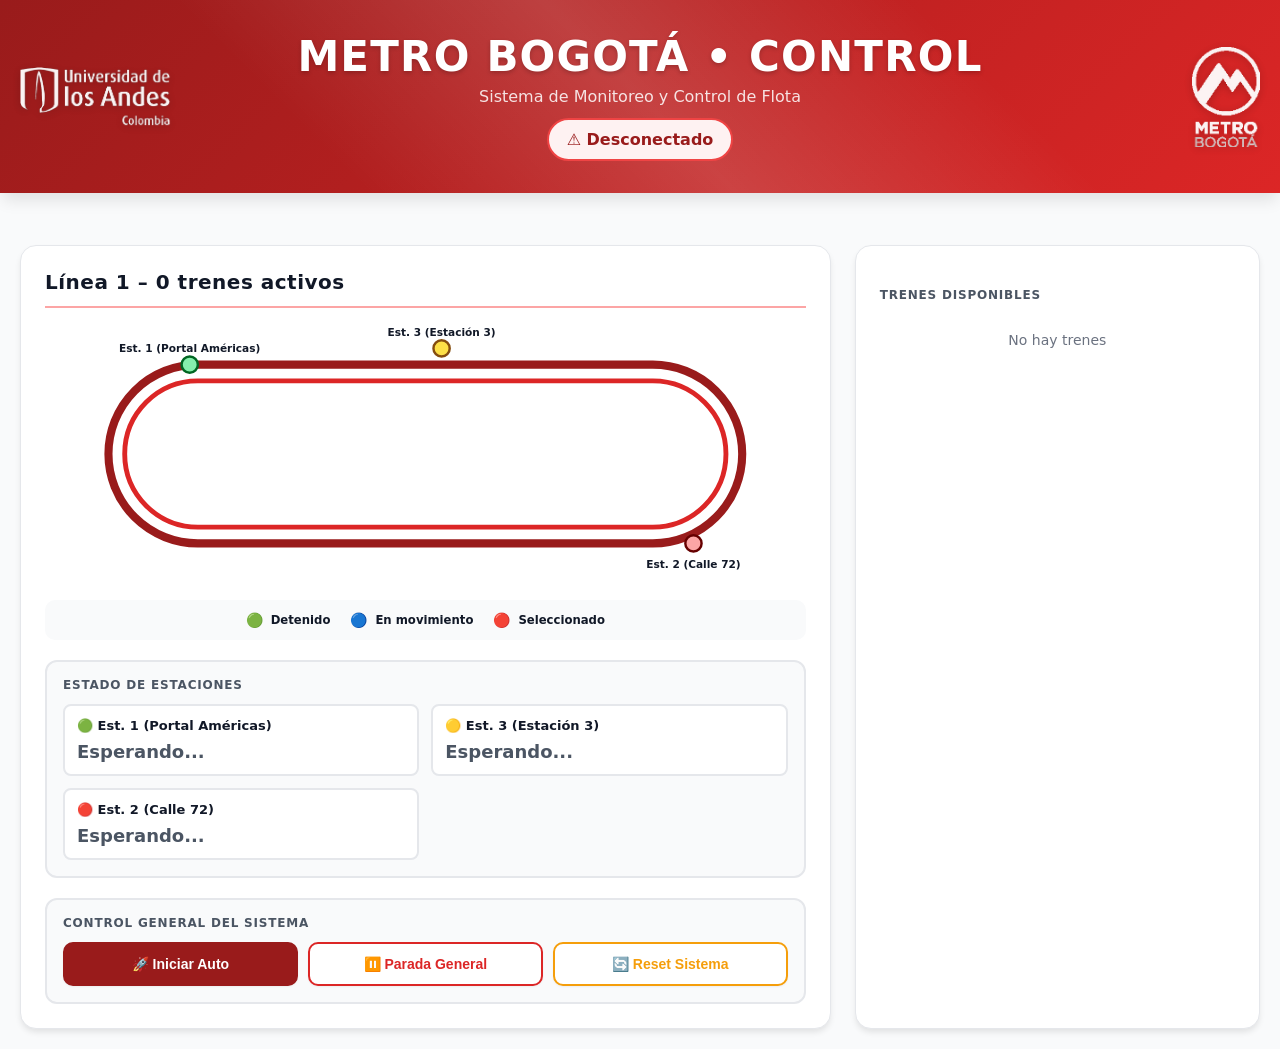
<file: frontend/index.html>
<!DOCTYPE html>
<html lang="es">
<head>
<meta charset="UTF-8" />
<meta name="viewport" content="width=device-width, initial-scale=1.0"/>
<title>Metro Bogotá – Control de Trenes</title>
<style>
  :root{
    --red-dark:#991b1b;      /* rojo principal */
    --red-medium:#dc2626;    /* rojo medio */
    --red-light:#fca5a5;     /* rojo claro */
    --bg-white:#ffffff;      /* fondo blanco */
    --bg-light:#f9fafb;      /* gris muy claro */
    --card-white:#ffffff;    /* tarjetas blancas */
    --stroke-light:#e5e7eb;  /* bordes suaves */
    --stroke-dark:#d1d5db;   /* bordes más oscuros */
    --text-dark:#111827;     /* texto oscuro */
    --text-medium:#4b5563;   /* texto medio */
    --text-light:#6b7280;    /* texto claro */
    --accent:#991b1b;        /* acento rojo */
    --warn:#f59e0b;
    --danger:#dc2626;
    --ok:#22c55e;
    --shadow-sm:0 1px 2px 0 rgba(0,0,0,0.05);
    --shadow-md:0 4px 6px -1px rgba(0,0,0,0.1);
    --shadow-lg:0 10px 15px -3px rgba(0,0,0,0.1);
  }
  *{margin:0;padding:0;box-sizing:border-box}
  html,body{height:100%}
  body{
    font-family: system-ui,-apple-system,Segoe UI,Roboto,Ubuntu,Inter,Arial,sans-serif;
    background: var(--bg-light);
    color: var(--text-dark);
    min-height:100vh;
    padding:0;
    transition: background-color 0.3s ease;
  }
  /* Header rojo */
  header{
    background: linear-gradient(135deg, var(--red-dark) 0%, var(--red-medium) 100%);
    padding: 32px 20px;
    margin-bottom: 32px;
    box-shadow: var(--shadow-lg);
    position: relative;
    overflow: hidden;
    animation: slideDown 0.6s ease-out;
    text-align: center;
  }
  header::before{
    content: '';
    position: absolute;
    top: 0; left: 0; right: 0; bottom: 0;
    background: linear-gradient(45deg, transparent 25%, rgba(255,255,255,0.15) 50%, transparent 75%);
    animation: shimmer 3s infinite;
  }
  @keyframes slideDown{
    from{ transform: translateY(-100%); opacity: 0; }
    to{ transform: translateY(0); opacity: 1; }
  }
  @keyframes shimmer{
    0%{ transform: translateX(-100%); }
    100%{ transform: translateX(100%); }
  }
  
  .container{max-width:1400px;margin:0 auto; padding:20px;}
  h1{
    font-size:clamp(24px,3.4vw,42px);
    letter-spacing:1.2px; font-weight:800; color:#fff;
    text-transform:uppercase;
    position: relative;
    z-index: 1;
    text-shadow: 0 2px 4px rgba(0,0,0,0.2);
    margin: 0 auto;
  }
  header .subtitle{
    margin-top:6px; 
    opacity:.9; 
    color: rgba(255,255,255,0.95);
    position: relative;
    z-index: 1;
    margin: 6px auto 0;
  }

  /* Logos en esquinas del header */
  .corner-logo{
    position:absolute; 
    z-index:10; 
    opacity:.95;
    filter: drop-shadow(0 2px 4px rgba(0,0,0,0.2));
    transition: transform 0.3s ease, opacity 0.3s ease;
  }
  .corner-logo:hover{
    transform: scale(1.05);
    opacity: 1;
  }
  .logo-uniandes{left:20px; top:50%; transform: translateY(-50%); height:60px; }
  .logo-metro{right:20px; top:50%; transform: translateY(-50%); height:100px; }

  /* Estado de conexión */
  .badge{
    display:inline-flex; align-items:center; gap:8px;
    border:2px solid;
    border-radius:999px; padding:10px 18px; margin-top:12px; font-weight:700;
    position: relative;
    z-index: 1;
    transition: all 0.3s ease;
    animation: fadeIn 0.5s ease-out 0.3s backwards;
  }
  .ok{ 
    border-color:#22c55e; 
    color:#166534; 
    background:#f0fdf4;
    box-shadow: 0 0 20px rgba(34,197,94,0.2);
  }
  .ko{ 
    border-color:#ef4444; 
    color:#991b1b; 
    background:#fef2f2;
    animation: pulse-alert 2s infinite;
  }
  @keyframes fadeIn{
    from{ opacity: 0; transform: translateY(-10px); }
    to{ opacity: 1; transform: translateY(0); }
  }
  @keyframes pulse-alert{
    0%, 100%{ box-shadow: 0 0 0 rgba(239,68,68,0); }
    50%{ box-shadow: 0 0 20px rgba(239,68,68,0.3); }
  }

  /* Layout principal */
  .grid{
    display:grid; grid-template-columns:2fr 1fr; gap:24px;
    animation: fadeInUp 0.6s ease-out;
  }
  @media (max-width:1024px){ .grid{grid-template-columns:1fr} }
  @keyframes fadeInUp{
    from{ opacity: 0; transform: translateY(30px); }
    to{ opacity: 1; transform: translateY(0); }
  }

  .card{
    background: var(--card-white);
    border:1px solid var(--stroke-light);
    border-radius:16px;
    padding:24px;
    box-shadow: var(--shadow-md);
    transition: all 0.3s cubic-bezier(0.4, 0, 0.2, 1);
  }
  .card:hover{
    box-shadow: var(--shadow-lg);
    transform: translateY(-2px);
  }
  .card-title{
    font-size:20px; font-weight:800; letter-spacing:.5px;
    color: var(--text-dark);
    padding-bottom:12px;
    border-bottom:2px solid var(--red-light);
    margin-bottom: 16px;
  }

  /* Pista en óvalo (estadio) con SVG */
  .map-wrap{ margin-top:12px }
  .legend{
    display:flex;
    gap:20px;
    justify-content:center;
    margin-top:12px;
    padding:12px;
    background: var(--bg-light);
    border-radius:10px;
  }
  .legend span{
    display:inline-flex;
    gap:8px;
    align-items:center;
    font-weight:600;
    font-size:14px;
    color: var(--text-dark);
  }

  /* Lista de trenes */
  .train-list{ 
    max-height:230px; 
    overflow:auto; 
    margin-top:10px;
    scrollbar-width: thin;
    scrollbar-color: var(--red-light) var(--bg-light);
  }
  .train-list::-webkit-scrollbar{ width: 6px; }
  .train-list::-webkit-scrollbar-track{ background: var(--bg-light); border-radius: 3px; }
  .train-list::-webkit-scrollbar-thumb{ background: var(--red-light); border-radius: 3px; }
  .train-list::-webkit-scrollbar-thumb:hover{ background: var(--red-medium); }
  
  .train-item{
    border:2px solid var(--red-dark);
    border-radius:12px;
    background: var(--red-dark);
    padding:14px;
    margin-bottom:10px;
    cursor:pointer;
    transition: all 0.3s cubic-bezier(0.4, 0, 0.2, 1);
    animation: slideInRight 0.4s ease-out backwards;
  }
  .train-item:nth-child(1){ animation-delay: 0.1s; }
  .train-item:nth-child(2){ animation-delay: 0.2s; }
  .train-item:nth-child(3){ animation-delay: 0.3s; }
  @keyframes slideInRight{
    from{ opacity: 0; transform: translateX(-20px); }
    to{ opacity: 1; transform: translateX(0); }
  }
  .train-item:hover{
    background: var(--red-medium);
    transform: translateX(4px);
    box-shadow: var(--shadow-md);
  }
  .train-item.active{
    border-color: #fbbf24;
    background: var(--bg-white);
    box-shadow: 0 0 0 3px rgba(251,191,36,0.3);
    transform: translateX(4px) scale(1.02);
  }
  .train-item .head{
    display:flex;
    justify-content:space-between;
    font-weight:700;
    color: var(--bg-white);
  }
  .train-item.active .head{
    color: var(--text-dark);
  }
  .train-item .muted{
    color: rgba(255,255,255,0.8);
    font-size: 14px;
  }
  .train-item.active .muted{
    color: var(--text-light);
  }
  .muted{ color: var(--text-light); font-size: 14px; }

  /* Controles */
  .section{ margin-top:18px }
  .label{
    text-transform:uppercase;
    font-size:12px;
    letter-spacing:.8px;
    font-weight:700;
    color: var(--text-medium);
    margin-bottom:10px;
  }
  .btn{
    border:2px solid var(--red-dark);
    border-radius:10px;
    padding:12px 16px;
    font-weight:800;
    font-size:14px;
    cursor:pointer;
    color: var(--bg-white);
    background: var(--red-dark);
    transition: all 0.2s cubic-bezier(0.4, 0, 0.2, 1);
    box-shadow: var(--shadow-sm);
  }
  .btn:hover{
    background: var(--red-medium);
    transform: translateY(-2px);
    box-shadow: var(--shadow-md);
  }
  .btn:active{
    transform:translateY(0);
    box-shadow: var(--shadow-sm);
  }
  .btn-row{ display:grid; grid-template-columns:1fr 1fr 1fr; gap:10px }
  .btn-danger{
    background: var(--bg-white);
    color: var(--danger);
    border:2px solid var(--danger);
  }
  .btn-danger:hover{
    background: var(--danger);
    color: var(--bg-white);
  }
  .btn-warn{
    background: var(--bg-white);
    color: var(--warn);
    border:2px solid var(--warn);
  }
  .btn-warn:hover{
    background: var(--warn);
    color: var(--bg-white);
  }
  .btn-ghost{
    background:transparent;
    color: var(--text-dark);
    border:2px dashed var(--stroke-dark);
  }
  .btn-ghost:hover{
    background: var(--bg-light);
    border-style: solid;
  }
  .emergency{
    width:100%;
    margin-top:12px;
    padding:16px;
    font-size:15px;
    animation: pulse-btn 2s infinite;
  }
  @keyframes pulse-btn{
    0%, 100%{ box-shadow: 0 0 0 rgba(220,38,38,0); }
    50%{ box-shadow: 0 0 20px rgba(220,38,38,0.4); }
  }

  /* NUEVO: Estado de Estaciones */
  .station-status-box{
    margin-top:20px;
    padding:16px;
    background: var(--bg-light);
    border-radius:12px;
    border: 2px solid var(--stroke-light);
  }
  .stations-grid{
    display:grid;
    grid-template-columns:1fr 1fr;
    gap:12px;
  }
  .station-status-card{
    background:var(--card-white);
    padding:12px;
    border-radius:8px;
    border: 2px solid var(--stroke-light);
    transition: all 0.3s ease;
  }
  .station-status-card:hover{
    border-color: var(--red-medium);
    transform: translateY(-2px);
    box-shadow: var(--shadow-md);
  }
  .station-status-title{
    font-weight:700;
    font-size:13px;
    color: var(--text-dark);
    margin-bottom:8px;
  }
  .station-status-content{
    font-size:18px;
    font-weight:800;
    color: var(--text-medium);
  }
  .station-status-content.train-present{
    color: var(--red-dark);
    animation: pulse-text 2s infinite;
  }
  @keyframes pulse-text{
    0%, 100%{ opacity: 1; }
    50%{ opacity: 0.7; }
  }
  
  /* NUEVO: Control General del Sistema */
  .system-control-box{
    margin-top:20px;
    padding:16px;
    background: var(--bg-light);
    border-radius:12px;
    border: 2px solid var(--stroke-light);
  }
  
  /* NUEVO: Modal de Configuración */
  .modal-overlay{
    position:fixed;
    top:0;left:0;right:0;bottom:0;
    background:rgba(0,0,0,0.6);
    display:flex;
    align-items:center;
    justify-content:center;
    z-index:9999;
    backdrop-filter: blur(4px);
    animation: fadeIn 0.3s ease;
  }
  .modal{
    background:var(--card-white);
    border-radius:16px;
    padding:28px;
    max-width:500px;
    width:90%;
    box-shadow: var(--shadow-lg);
    animation: slideUp 0.3s ease;
  }
  @keyframes fadeIn{
    from{ opacity: 0; }
    to{ opacity: 1; }
  }
  @keyframes slideUp{
    from{ transform: translateY(30px); opacity: 0; }
    to{ transform: translateY(0); opacity: 1; }
  }
  .modal-title{
    font-size:24px;
    font-weight:800;
    color: var(--red-dark);
    margin-bottom:20px;
    text-align:center;
  }
  .modal-form{
    display:flex;
    flex-direction:column;
    gap:16px;
  }
  .modal-group{
    display:flex;
    flex-direction:column;
    gap:8px;
  }
  .modal-group label{
    font-weight:700;
    font-size:13px;
    color: var(--text-medium);
    text-transform:uppercase;
    letter-spacing:0.5px;
  }
  .modal-group input{
    padding:10px 14px;
    border:2px solid var(--stroke-light);
    border-radius:8px;
    font-size:16px;
    font-weight:600;
    transition: all 0.2s ease;
  }
  .modal-group input:focus{
    outline:none;
    border-color: var(--red-dark);
    box-shadow: 0 0 0 3px rgba(153,27,27,0.1);
  }
  .modal-buttons{
    display:flex;
    gap:12px;
    margin-top:20px;
  }
  .modal-buttons button{
    flex:1;
  }

  /* Slider */
  .speed{
    text-align:center;
    font-size:40px;
    font-weight:900;
    color: var(--red-dark);
    text-shadow: 0 2px 4px rgba(0,0,0,0.1);
    transition: all 0.3s ease;
  }
  input[type="range"]{
    width:100%;
    height:10px;
    border-radius:5px;
    background: linear-gradient(to right, var(--red-light), var(--red-dark));
    outline:none;
    appearance:none;
    -webkit-appearance:none;
    transition: all 0.3s ease;
  }
  input[type="range"]:hover{ height:12px; }
  input[type="range"]::-webkit-slider-thumb{
    appearance:none;
    -webkit-appearance:none;
    width:24px;
    height:24px;
    border-radius:50%;
    background: var(--red-dark);
    cursor:pointer;
    border:3px solid var(--bg-white);
    box-shadow: var(--shadow-md);
    transition: all 0.2s ease;
  }
  input[type="range"]::-webkit-slider-thumb:hover{
    transform: scale(1.2);
    box-shadow: var(--shadow-lg);
  }
  input[type="range"]::-moz-range-thumb{
    width:24px;
    height:24px;
    border-radius:50%;
    background: var(--red-dark);
    cursor:pointer;
    border:3px solid var(--bg-white);
    box-shadow: var(--shadow-md);
  }

  /* Chips info */
  .info{ display:grid; grid-template-columns:repeat(2,1fr); gap:12px; margin-top:12px }
  .info .box{
    background: var(--bg-light);
    border:1px solid var(--stroke-light);
    padding:12px;
    border-radius:10px;
    transition: all 0.3s ease;
  }
  .info .box:hover{
    background: var(--bg-white);
    box-shadow: var(--shadow-sm);
    transform: translateY(-2px);
  }

  /* Etiquetas de estado */
  .pill{
    display:inline-block;
    padding:6px 14px;
    border-radius:999px;
    font-weight:700;
    font-size:13px;
    transition: all 0.3s ease;
  }
  .pill.move{
    background: #dbeafe;
    border:2px solid #3b82f6;
    color: #1e40af;
  }
  .pill.stop{
    background: #dcfce7;
    border:2px solid #22c55e;
    color: #166534;
  }

  /* Auto mode toggle */
  .toggle{
    display:inline-grid;
    grid-auto-flow:column;
    gap:10px;
    align-items:center;
    padding:10px 14px;
    border-radius:999px;
    background: var(--bg-light);
    border:2px solid var(--stroke-dark);
    cursor:pointer;
    user-select:none;
    font-weight:700;
    color: var(--text-dark);
    transition: all 0.3s ease;
  }
  .toggle:hover{
    background: var(--bg-white);
    transform: scale(1.05);
    box-shadow: var(--shadow-sm);
  }
  .dot{
    width:14px;
    height:14px;
    border-radius:50%;
    background: #fca5a5;
    border:2px solid #991b1b;
    transition: all 0.3s ease;
  }
  .on{
    background: #dcfce7;
    border-color: #22c55e;
  }
  .on .dot{
    background: #22c55e;
    border-color: #166534;
    box-shadow: 0 0 10px rgba(34,197,94,0.5);
  }

  /* Etiquetas de estaciones */
  .station-label{
    font-size:13px;
    font-weight:800;
    fill: var(--text-dark);
    text-shadow: 0 1px 2px rgba(255,255,255,0.8);
  }
  
  /* Estaciones iluminadas */
  .station-circle{ transition: all 0.3s ease }
  .station-circle.active{ 
    filter: drop-shadow(0 0 12px currentColor) drop-shadow(0 0 20px currentColor);
    animation: pulse 1.5s infinite;
  }
  @keyframes pulse{
    0%, 100%{ opacity: 1; }
    50%{ opacity: 0.7; }
  }
  
  /* Configuración de tiempos */
  .time-config{
    display:grid;
    grid-template-columns: 1fr 1fr;
    gap:12px;
    margin-top:12px;
  }
  .time-input{
    background: var(--bg-light);
    border:1px solid var(--stroke-light);
    padding:12px;
    border-radius:8px;
    color: var(--text-dark);
    font-size:14px;
    width:100%;
    transition: all 0.3s ease;
  }
  .time-input:hover{
    background: var(--bg-white);
    box-shadow: var(--shadow-sm);
  }
  .time-input input{
    background: var(--bg-white);
    border:2px solid var(--stroke-dark);
    padding:8px;
    border-radius:6px;
    color: var(--text-dark);
    width:70px;
    text-align:center;
    font-weight:700;
    font-size:16px;
    transition: all 0.2s ease;
  }
  .time-input input:focus{
    outline: none;
    border-color: var(--red-dark);
    box-shadow: 0 0 0 3px rgba(153,27,27,0.1);
  }
  
  /* Sistema de sincronización */
  .sync-status{
    background: var(--bg-light);
    border:2px solid var(--stroke-dark);
    padding:12px 16px;
    border-radius:10px;
    margin-top:12px;
    display:flex;
    align-items:center;
    gap:12px;
    font-weight:600;
    color: var(--text-dark);
    transition: all 0.3s ease;
    animation: fadeIn 0.5s ease-out;
  }
  .sync-status.locked{
    border-color: #f59e0b;
    background: #fef3c7;
    color: #92400e;
  }
  .sync-status.unlocked{
    border-color: #22c55e;
    background: #dcfce7;
    color: #166534;
  }
</style>
</head>
<body>

<header>
  <!-- Logos dentro del header -->
  <img class="corner-logo logo-uniandes" src="static/img/uniandes.png" alt="Uniandes"/>
  <img class="corner-logo logo-metro" src="static/img/metro_bogota.png" alt="Metro de Bogotá"/>
  
  <h1>Metro Bogotá • <span style="color:#fff">Control</span></h1>
  <div class="subtitle">Sistema de Monitoreo y Control de Flota</div>
  <div id="conn" class="badge ko">⚠ Desconectado</div>
</header>

<div class="container">

  <div class="grid">
    <!-- MAPA -->
    <div class="card">
      <div class="card-title">Línea 1 – <span id="active-count">0</span> trenes activos</div>

      <div class="map-wrap">
        <!-- SVG con óvalo (estadio): rect redondeado + estaciones -->
        <svg id="map" viewBox="0 0 900 320" width="100%" height="260" aria-label="Mapa de vía en óvalo">
          <!-- Pista -->
          <rect x="60" y="50" width="780" height="220" rx="110" ry="110"
                fill="none" stroke="#991b1b" stroke-width="10"/>
          <!-- Riel interior para efecto doble vía -->
          <rect x="80" y="70" width="740" height="180" rx="90" ry="90"
                fill="none" stroke="#dc2626" stroke-width="6"/>

          <!-- Estaciones -->
          <!-- Estación 1 (Arriba Izquierda) -->
          <circle id="station-1" class="station-circle" cx="160" cy="50" r="10" fill="#86efac" stroke="#062" stroke-width="3"/>
          <text x="160" y="35" text-anchor="middle" class="station-label">Est. 1 (Portal Américas)</text>

          <!-- Estación 3 (Centro Superior) -->
          <circle id="station-3" class="station-circle" cx="470" cy="30" r="10" fill="#fde047" stroke="#854d0e" stroke-width="3"/>
          <text x="470" y="15" text-anchor="middle" class="station-label">Est. 3 (Estación 3)</text>

          <!-- Estación 2 (Abajo Derecha) -->
          <circle id="station-2" class="station-circle" cx="780" cy="270" r="10" fill="#fca5a5" stroke="#600" stroke-width="3"/>
          <text x="780" y="300" text-anchor="middle" class="station-label">Est. 2 (Calle 72)</text>

          <!-- Capa de trenes (grupos posicionados en la curva) -->
          <g id="trains-layer"></g>
        </svg>

        <div class="legend">
          <span>🟢 <small>Detenido</small></span>
          <span>🔵 <small>En movimiento</small></span>
          <span>🔴 <small>Seleccionado</small></span>
        </div>
      </div>

      <!-- NUEVO: Estado de Estaciones -->
      <div class="station-status-box">
        <div class="label" style="margin-bottom:12px;">Estado de Estaciones</div>
        <div class="stations-grid">
          <div class="station-status-card">
            <div class="station-status-title">🟢 Est. 1 (Portal Américas)</div>
            <div id="station-1-status" class="station-status-content">Esperando...</div>
          </div>
          <div class="station-status-card">
            <div class="station-status-title">🟡 Est. 3 (Estación 3)</div>
            <div id="station-3-status" class="station-status-content">Esperando...</div>
          </div>
          <div class="station-status-card">
            <div class="station-status-title">🔴 Est. 2 (Calle 72)</div>
            <div id="station-2-status" class="station-status-content">Esperando...</div>
          </div>
        </div>
      </div>

      <!-- NUEVO: Control General del Sistema -->
      <div class="system-control-box">
        <div class="label" style="margin-bottom:12px;">Control General del Sistema</div>
        <div class="btn-row">
          <button class="btn" onclick="iniciarAutoGeneral()">🚀 Iniciar Auto</button>
          <button class="btn btn-danger" onclick="paradaGeneral()">⏸️ Parada General</button>
          <button class="btn btn-warn" onclick="resetSistema()">🔄 Reset Sistema</button>
        </div>
      </div>
    </div>

    <!-- PANEL DE CONTROL -->
    <div class="card">
      <!-- Selector -->
      <div class="section">
        <div class="label">Trenes disponibles</div>
        <div id="list" class="train-list"><div class="muted" style="text-align:center;padding:20px">No hay trenes</div></div>
      </div>

      <!-- Controles del tren seleccionado -->
      <div id="panel" class="section" style="display:none">
        <div class="card-title" style="display:flex;justify-content:space-between;align-items:center">
          <span>Tren <strong id="tid">-</strong></span>
          <div id="autoToggle" class="toggle"><span class="dot"></span><span id="autoLbl">Auto: OFF</span></div>
        </div>

        <!-- Estado de sincronización -->
        <div id="syncStatus" class="sync-status locked" style="display:none">
          <span>🔒</span>
          <span id="syncText">Esperando a tren 1...</span>
        </div>

        <!-- Estado -->
        <div class="section">
          <div class="label">Estado</div>
          <div>
            <span id="pill" class="pill stop">🟢 Detenido</span>
          </div>
        </div>
        
        <!-- Configuración de tiempos de parada -->
        <div class="section">
          <div class="label">Tiempos de Parada (segundos)</div>
          <div class="time-config">
            <div class="time-input">
              <div style="margin-bottom:4px">Estación 1:</div>
              <input id="time-station-1" type="number" min="1" max="60" value="5"/> s
            </div>
            <div class="time-input">
              <div style="margin-bottom:4px">Estación 2:</div>
              <input id="time-station-2" type="number" min="1" max="60" value="5"/> s
            </div>
          </div>
          <button id="saveTimesBtn" class="btn" style="width:100%;margin-top:10px;padding:8px">💾 Guardar Tiempos</button>
        </div>

        <!-- Velocidad -->
        <div class="section">
          <div class="label">Velocidad</div>
          <input id="speed" type="range" min="0" max="100" value="0"/>
          <div class="speed"><span id="v">0</span>%</div>
        </div>

        <!-- Dirección -->
        <div class="section">
          <div class="label">Control</div>
          <div class="btn-row">
            <button id="back" class="btn">◀ Atrás</button>
            <button id="stop" class="btn btn-warn">■ Parar</button>
            <button id="fwd" class="btn">Adelante ▶</button>
          </div>
          <div class="muted" style="text-align:center;margin-top:6px">
            <span id="dir">Detenido</span>
          </div>
        </div>

        <!-- Info -->
        <div class="info">
          <div class="box">
            <div class="label">Wi-Fi</div>
            <div id="rssi">– dBm</div>
          </div>
          <div class="box">
            <div class="label">Uptime</div>
            <div id="up">–</div>
          </div>
        </div>

        <!-- Emergencia -->
        <button id="panic" class="btn btn-danger emergency">⚠ Parada de Emergencia</button>
      </div>
    </div>
  </div>
</div>

<script>
  // ----- Config -----
  const WS_URL = `ws://${location.host}/ws`;
  const API = location.origin;

  // Estado UI
  let ws=null, selected=null, trains={}, adjusting=false;
  // Mapa de auto-mode por tren (persistimos en localStorage para UI)
  const autoMode = JSON.parse(localStorage.getItem('autoMode') || '{}');
  // Última velocidad conocida por tren (para reanudar después de parada de estación)
  const lastSpeed = {};
  // Intervalo de actualización del tren seleccionado
  let refreshInterval = null;
  // Estado de estaciones
  let stationsStatus = {
    1: {train_present: false, train_id: null}, 
    2: {train_present: false, train_id: null},
    3: {train_present: false, train_id: null}
  };
  // Configuración del sistema
  let systemConfig = {train1_reached_station1: false, max_speed_train1: 100};

  // ----- WebSocket -----
  function connectWS(){
    ws = new WebSocket(WS_URL);
    ws.onopen = ()=> {
      setConn(true);
      console.log('[WS] Conectado al servidor - actualizaciones en tiempo real activas');
      // Cargar configuración del sistema al conectar
      loadSystemConfig();
      // Cargar estado de estaciones
      loadStationsStatus();
    };
    ws.onclose = ()=>{ 
      setConn(false); 
      console.log('[WS] Desconectado - reintentando en 1.5s...');
      setTimeout(connectWS, 1500); 
    };
    ws.onerror = (err)=> {
      setConn(false);
      console.error('[WS] Error:', err);
    };
    ws.onmessage = (e)=>{
      try{
        const msg = JSON.parse(e.data);
        if(msg.type === 'state_update'){
          handleState(msg.trains||[]);
        } else if (msg.type === 'station_event'){
          handleStationEvent(msg.data||{});
        } else if (msg.type === 'command_sent'){
          console.log(`[WS] Comando enviado a tren ${msg.train_id}: ${msg.comando}`);
        }
      }catch(err){
        console.error('[WS] Error parseando mensaje:', err);
      }
    }
  }
  function setConn(ok){
    const el = document.getElementById('conn');
    if(ok){ el.className='badge ok'; el.textContent='✓ Conectado'; }
    else { el.className='badge ko'; el.textContent='⚠ Desconectado'; }
  }
  
  // ----- Carga de configuración y estado -----
  async function loadSystemConfig(){
    try{
      const res = await fetch(`${API}/api/system/config`);
      if(res.ok){
        const data = await res.json();
        if(data.success) {
          systemConfig = data.config;
          updateSyncStatus();
        }
      }
    }catch(e){ console.warn('[CONFIG] Error cargando config del sistema:', e); }
  }
  
  async function loadStationsStatus(){
    try{
      const res = await fetch(`${API}/api/stations/status`);
      if(res.ok){
        const data = await res.json();
        if(data.success && data.stations){
          data.stations.forEach(st => {
            stationsStatus[st.station_id] = {
              train_present: st.train_present,
              train_id: st.train_id || null
            };
          });
          updateStationVisuals();
        }
      }
    }catch(e){ console.warn('[STATIONS] Error cargando estado:', e); }
  }
  
  function updateStationVisuals(){
    // Actualizar visualización de estaciones
    [1, 2, 3].forEach(id => {
      const circle = document.getElementById(`station-${id}`);
      if(circle){
        if(stationsStatus[id] && stationsStatus[id].train_present){
          circle.classList.add('active');
        } else {
          circle.classList.remove('active');
        }
      }
    });
  }
  
  function updateSyncStatus(){
    if(!selected || selected === 1) return; // Solo para trenes != 1
    
    const syncDiv = document.getElementById('syncStatus');
    const syncText = document.getElementById('syncText');
    
    if(systemConfig.train1_reached_station1){
      syncDiv.className = 'sync-status unlocked';
      syncDiv.innerHTML = '<span>✅</span><span>Sistema sincronizado</span>';
    } else {
      syncDiv.className = 'sync-status locked';
      syncDiv.innerHTML = '<span>🔒</span><span>Esperando a tren 1 en estación 1...</span>';
    }
  }

  // ----- Render de estado -----
  function handleState(arr){
    // No limpiar el objeto trains, solo actualizar
    arr.forEach(t=>{
      const tid = t.train_id;
      trains[tid] = t;
      // Guardar velocidad para reanudar después de paradas
      if(t.state?.speed > 0) lastSpeed[tid] = t.state.speed;
    });
    
    renderList();
    renderMap();
    
    // Actualizar panel del tren seleccionado si existe
    if(selected && trains[selected]) {
      updatePanel(trains[selected]);
    }
  }

  function renderList(){
    const list = document.getElementById('list');
    const ids = Object.keys(trains);
    document.getElementById('active-count').textContent = ids.length;
    if(ids.length===0){ list.innerHTML = '<div class="muted" style="text-align:center;padding:20px">No hay trenes</div>'; return; }

    list.innerHTML='';
    ids.sort((a,b)=>a-b).forEach(id=>{
      const t = trains[id];
      const div = document.createElement('div');
      div.className = 'train-item'+(Number(id)===Number(selected)?' active':'');
      div.onclick = ()=> selectTrain(Number(id));
      const arrow = t.state?.direction==='ADELANTE'?'▶':(t.state?.direction==='ATRAS'?'◀':'■');
      div.innerHTML = `
        <div class="head">
          <span>Tren #${id}</span>
          <span>${arrow}</span>
        </div>
        <div class="muted">${t.state?.speed ?? 0}% • ${t.state?.direction || 'STOP'}</div>
      `;
      list.appendChild(div);
    });
  }

  // ----- Mapa: colocamos trenes alrededor del óvalo equiespaciados -----
  function renderMap(){
    const layer = document.getElementById('trains-layer');
    while(layer.firstChild) layer.removeChild(layer.firstChild);
    const ids = Object.keys(trains);
    const cx = 450, cy = 160;           // centro del SVG
    const rx = 350, ry = 110;           // radios de la pista (coincide con rect interior)
    ids.forEach((id, idx)=>{
      const angle = (idx/Math.max(1,ids.length)) * 2*Math.PI; // reparto
      const x = cx + rx * Math.cos(angle);
      const y = cy + ry * Math.sin(angle);

      const g = document.createElementNS('http://www.w3.org/2000/svg','g');
      g.setAttribute('transform',`translate(${x},${y})`);
      g.style.cursor='pointer';
      g.onclick = ()=> selectTrain(Number(id));

      const sel = Number(id)===Number(selected);
      const moving = !!trains[id].state?.motors_running;

      const circle = document.createElementNS('http://www.w3.org/2000/svg','circle');
      circle.setAttribute('r', sel?16:13);
      circle.setAttribute('fill', sel? '#ef4444' : (moving ? '#3b82f6' : '#22c55e'));
      circle.setAttribute('stroke', '#ffffff');
      circle.setAttribute('stroke-width', '3');
      g.appendChild(circle);

      const txt = document.createElementNS('http://www.w3.org/2000/svg','text');
      txt.setAttribute('text-anchor','middle');
      txt.setAttribute('dy','5');
      txt.setAttribute('fill','#000');
      txt.setAttribute('font-weight','900');
      txt.textContent = 'T'+id;
      g.appendChild(txt);

      layer.appendChild(g);
    });
  }

  // ----- Selección y Panel -----
  async function selectTrain(id){
    // Si ya está seleccionado, cerrar panel y deseleccionar
    if(selected === id){
      selected = null;
      document.getElementById('panel').style.display='none';
      if(refreshInterval) clearInterval(refreshInterval);
      renderList();
      renderMap();
      return;
    }
    
    // Seleccionar nuevo tren
    selected=id;
    document.getElementById('panel').style.display='block';
    document.getElementById('tid').textContent = '#'+id;
    setAutoToggleUI(!!autoMode[id]);
    renderList(); renderMap();
    
    // Mostrar/ocultar estado de sincronización
    const syncDiv = document.getElementById('syncStatus');
    if(id === 1){
      syncDiv.style.display = 'none';
    } else {
      syncDiv.style.display = 'flex';
      updateSyncStatus();
    }
    
    // Cargar configuración de tiempos de parada
    await loadTrainStationConfig(id);
    
    // Forzar actualización inmediata del estado del tren al seleccionarlo
    await fetchTrainState(id);
    
    // Iniciar actualización periódica del tren seleccionado (cada 1 segundo)
    if(refreshInterval) clearInterval(refreshInterval);
    refreshInterval = setInterval(async ()=>{
      if(selected === id) await fetchTrainState(id);
      else clearInterval(refreshInterval);
    }, 1000);  // Actualización cada 1 segundo para mantener UI fresca
  }
  
  // Cargar configuración de tiempos de parada del tren
  async function loadTrainStationConfig(id){
    try{
      const res = await fetch(`${API}/api/train/${id}/station_config`);
      if(res.ok){
        const data = await res.json();
        if(data.success && data.config){
          document.getElementById('time-station-1').value = data.config.station_1_time || 5;
          document.getElementById('time-station-2').value = data.config.station_2_time || 5;
        }
      }
    }catch(e){ console.warn('[CONFIG] Error cargando tiempos de parada:', e); }
  }
  
  // Obtener estado actual del tren desde el servidor
  async function fetchTrainState(id){
    try{
      const res = await fetch(`${API}/api/train/${id}/state`);
      if(!res.ok) {
        console.warn(`[API] Error ${res.status} obteniendo estado del tren ${id}`);
        return;
      }
      const data = await res.json();
      if(data.success && data.state){
        // Actualizar en el objeto local
        if(!trains[id]) trains[id] = {train_id: id, state: {}};
        trains[id].state = data.state;
        // Actualizar panel inmediatamente si es el tren seleccionado
        if(selected === id) {
          updatePanel(trains[id]);
          // También actualizar en lista y mapa
          renderList();
          renderMap();
        }
      }
    }catch(e){ 
      console.warn('[API] Error fetching train state:', e); 
    }
  }

  function setPill(moving){
    const pill = document.getElementById('pill');
    if(moving){ pill.className='pill move'; pill.textContent='🔵 En movimiento'; }
    else { pill.className='pill stop'; pill.textContent='🟢 Detenido'; }
  }

  function updatePanel(t){
    if(!t || !t.state) return;
    
    const s = t.state;
    
    // Actualizar indicador de movimiento
    const moving = s.motors_running === true || s.motors_running === '1' || 
                   (s.direction !== 'STOP' && s.speed > 0);
    setPill(moving);
    
    // Actualizar velocidad (solo si el usuario no está ajustando el slider)
    if(!adjusting){
      const currentSpeed = parseInt(s.speed) || 0;
      document.getElementById('speed').value = currentSpeed;
      document.getElementById('v').textContent = currentSpeed;
    }
    
    // Actualizar dirección con más detalle
    let dirText = s.direction || 'STOP';
    if(dirText === 'STOP' && !moving){
      dirText = '■ Detenido';
    } else if(dirText === 'ADELANTE'){
      dirText = '▶ Adelante';
    } else if(dirText === 'ATRAS'){
      dirText = '◀ Atrás';
    }
    document.getElementById('dir').textContent = dirText;
    
    // Actualizar WiFi y Uptime
    document.getElementById('rssi').textContent = (s.wifi_rssi || 0) + ' dBm';
    const up = Math.floor((s.uptime || 0) / 1000);
    document.getElementById('up').textContent = `${Math.floor(up/60)}m ${up%60}s`;
    
    // Log para debug (puedes comentar después)
    console.log(`[Tren ${t.train_id}] Dir: ${s.direction}, Speed: ${s.speed}, Motors: ${s.motors_running}`);
  }

  // ----- Auto Mode -----
  function setAutoToggleUI(isOn){
    const tgl = document.getElementById('autoToggle');
    const lbl = document.getElementById('autoLbl');
    if(isOn){ tgl.classList.add('on'); lbl.textContent='Auto: ON'; }
    else { tgl.classList.remove('on'); lbl.textContent='Auto: OFF'; }
  }
  document.getElementById('autoToggle').onclick = async ()=>{
    if(!selected) return;
    const next = !autoMode[selected];
    try{
      await fetch(`${API}/api/train/${selected}/auto_mode`, {
        method:'POST',
        headers:{'Content-Type':'application/json'},
        body: JSON.stringify({enabled: next})
      });
      autoMode[selected]=next;
      localStorage.setItem('autoMode', JSON.stringify(autoMode));
      setAutoToggleUI(next);
    }catch(e){ console.error(e); }
  };

  // ----- Eventos de estación -----
  async function handleStationEvent(ev){
    console.log('[STATION EVENT]', ev);
    
    const station_id = ev.station_id;
    const train_id = ev.train_id;
    const event_type = ev.event_type;
    
    // Actualizar estado de estaciones
    if(station_id && stationsStatus[station_id]){
      if(event_type === 'train_arrived'){
        stationsStatus[station_id].train_present = true;
        stationsStatus[station_id].train_id = train_id;
        console.log(`[STATION ${station_id}] Tren #${train_id} ha llegado`);
        
        // Actualizar recuadro de estado de estaciones
        updateStationStatus(station_id, train_id);
        
        // Si es tren 1 en estación 1, recargar config del sistema
        if(station_id === 1 && train_id === 1){
          console.log('[SYNC] ✓ Tren 1 alcanzó estación 1 - Sistema desbloqueado');
          await loadSystemConfig();
        }
      } else if(event_type === 'train_departed'){
        stationsStatus[station_id].train_present = false;
        stationsStatus[station_id].train_id = null;
        console.log(`[STATION ${station_id}] Tren #${train_id} ha partido`);
        
        // Actualizar recuadro de estado de estaciones
        updateStationStatus(station_id, null);
      }
      
      updateStationVisuals();
    }
  }

  // ----- Envío de comandos -----
  async function sendCmd(cmd, params={}){
    if(!selected) return alert('Selecciona un tren');
    try{
      await fetch(`${API}/api/train/${selected}/command`, {
        method:'POST', headers:{'Content-Type':'application/json'},
        body: JSON.stringify({comando:cmd, parametros:params})
      });
    }catch(e){ console.error(e); }
  }

  // Validación de velocidad: otros trenes no pueden ir más rápido que tren 1
  function getMaxAllowedSpeed(){
    if(!selected || selected === 1) return 100;
    
    // Obtener velocidad actual del tren 1
    const train1 = trains[1];
    if(train1 && train1.state){
      const train1Speed = train1.state.speed || 100;
      return train1Speed;
    }
    return 100;
  }
  
  function validateSpeed(requestedSpeed){
    const maxAllowed = getMaxAllowedSpeed();
    if(requestedSpeed > maxAllowed){
      console.warn(`[SPEED LIMIT] Velocidad limitada a ${maxAllowed}% (velocidad tren 1)`);
      alert(`⚠️ Velocidad limitada a ${maxAllowed}%\n\nOtros trenes no pueden ir más rápido que el tren 1.`);
      return maxAllowed;
    }
    return requestedSpeed;
  }

  // Controles
  const speed = document.getElementById('speed');
  speed.addEventListener('input', e=>{
    adjusting=true;
    let val = Number(e.target.value);
    
    // Validar velocidad en tiempo real
    if(selected && selected !== 1){
      const maxAllowed = getMaxAllowedSpeed();
      if(val > maxAllowed){
        val = maxAllowed;
        e.target.value = val;
      }
    }
    
    document.getElementById('v').textContent = val;
  });
  speed.addEventListener('change', async e=>{
    let val = Number(e.target.value);
    
    // Validar velocidad antes de enviar
    val = validateSpeed(val);
    e.target.value = val;
    document.getElementById('v').textContent = val;
    
    lastSpeed[selected]=val;
    if(val===0){ await sendCmd('stop'); }
    else{
      const dir = trains[selected]?.state?.direction || 'STOP';
      if(dir==='ATRAS') await sendCmd('move_reverse', {velocidad_objetivo:val});
      else await sendCmd('move_forward', {velocidad_objetivo:val});
    }
    setTimeout(()=>adjusting=false, 400);
  });

  document.getElementById('fwd').onclick = ()=> {
    let val = Number(speed.value)||75;
    val = validateSpeed(val); // Validar velocidad
    lastSpeed[selected]=val;
    sendCmd('move_forward', {velocidad_objetivo: val});
  };
  document.getElementById('back').onclick = ()=> {
    let val = Number(speed.value)||75;
    val = validateSpeed(val); // Validar velocidad
    lastSpeed[selected]=val;
    sendCmd('move_reverse', {velocidad_objetivo: val});
  };
  document.getElementById('stop').onclick = async ()=>{
    await sendCmd('stop'); speed.value=0; document.getElementById('v').textContent='0';
  };
  document.getElementById('panic').onclick = async ()=>{
    if(!selected) return;
    if(confirm(`¿Detener tren #${selected} y limpiar cola?`)){
      await sendCmd('stop');
      await fetch(`${API}/api/train/${selected}/queue`, {method:'DELETE'});
      speed.value=0; document.getElementById('v').textContent='0';
    }
  };
  
  // Guardar tiempos de parada
  document.getElementById('saveTimesBtn').onclick = async ()=>{
    if(!selected) return;
    const time1 = Number(document.getElementById('time-station-1').value) || 5;
    const time2 = Number(document.getElementById('time-station-2').value) || 5;
    
    try{
      const res = await fetch(`${API}/api/train/${selected}/station_config`, {
        method: 'POST',
        headers: {'Content-Type': 'application/json'},
        body: JSON.stringify({
          station_1_time: time1,
          station_2_time: time2
        })
      });
      
      if(res.ok){
        const data = await res.json();
        if(data.success){
          alert(`✅ Tiempos guardados para tren #${selected}\n\nEstación 1: ${time1}s\nEstación 2: ${time2}s`);
        } else {
          alert('❌ Error al guardar tiempos');
        }
      }
    }catch(e){
      console.error('[CONFIG] Error guardando tiempos:', e);
      alert('❌ Error al guardar tiempos');
    }
  };

  // Init
  connectWS();
  
  // Actualizar estado de estaciones periódicamente (cada 3 segundos)
  setInterval(loadStationsStatus, 3000);
  
  // Actualizar configuración del sistema periódicamente (cada 5 segundos)
  setInterval(loadSystemConfig, 5000);
  
  // ===== NUEVAS FUNCIONES: Control General del Sistema =====
  
  function iniciarAutoGeneral(){
    // Mostrar modal de configuración
    mostrarModalConfiguracion();
  }
  
  async function paradaGeneral(){
    if(!confirm('¿Detener todos los trenes y desactivar modo automático?')) return;
    
    try{
      const res = await fetch(`${API}/api/system/parada-general`, {
        method: 'POST',
        headers: {'Content-Type': 'application/json'}
      });
      
      const data = await res.json();
      if(data.success){
        alert('✓ Sistema detenido: ' + data.message);
      } else {
        alert('Error: ' + (data.error || 'Desconocido'));
      }
    }catch(e){
      console.error('[PARADA GENERAL] Error:', e);
      alert('Error de conexión al servidor');
    }
  }
  
  async function resetSistema(){
    if(!confirm('¿Resetear el sistema completo? Esto detendrá todos los trenes y limpiará la configuración.')) return;
    
    try{
      const res = await fetch(`${API}/api/system/reset`, {
        method: 'POST',
        headers: {'Content-Type': 'application/json'}
      });
      
      const data = await res.json();
      if(data.success){
        alert('✓ Sistema reseteado: ' + data.message);
        location.reload(); // Recargar página
      } else {
        alert('Error: ' + (data.error || 'Desconocido'));
      }
    }catch(e){
      console.error('[RESET] Error:', e);
      alert('Error de conexión al servidor');
    }
  }
  
  function mostrarModalConfiguracion(){
    const modalHTML = `
      <div class="modal-overlay" id="configModal">
        <div class="modal">
          <div class="modal-title">⚙️ Configuración del Sistema Automático</div>
          <div class="modal-form">
            <div class="modal-group">
              <label>Velocidad Tren 1 (%)</label>
              <input type="number" id="vel-tren1" min="1" max="100" value="75"/>
            </div>
            <div class="modal-group">
              <label>Velocidad Tren 2 (%)</label>
              <input type="number" id="vel-tren2" min="1" max="100" value="75"/>
            </div>
            <div class="modal-group">
              <label>Tiempo Est. 1 Tren 1 (segundos)</label>
              <input type="number" id="time-e1-t1" min="1" max="60" value="5"/>
            </div>
            <div class="modal-group">
              <label>Tiempo Est. 3 Tren 1 (segundos)</label>
              <input type="number" id="time-e3-t1" min="1" max="60" value="5"/>
            </div>
            <div class="modal-group">
              <label>Tiempo Est. 2 Tren 1 (segundos)</label>
              <input type="number" id="time-e2-t1" min="1" max="60" value="5"/>
            </div>
            <div class="modal-group">
              <label>Tiempo Est. 1 Tren 2 (segundos)</label>
              <input type="number" id="time-e1-t2" min="1" max="60" value="5"/>
            </div>
            <div class="modal-group">
              <label>Tiempo Est. 3 Tren 2 (segundos)</label>
              <input type="number" id="time-e3-t2" min="1" max="60" value="5"/>
            </div>
            <div class="modal-group">
              <label>Tiempo Est. 2 Tren 2 (segundos)</label>
              <input type="number" id="time-e2-t2" min="1" max="60" value="5"/>
            </div>
            <div class="modal-buttons">
              <button class="btn btn-ghost" onclick="cerrarModalConfiguracion()">Cancelar</button>
              <button class="btn" onclick="iniciarAutoConConfiguracion()">🚀 Iniciar</button>
            </div>
          </div>
        </div>
      </div>
    `;
    
    document.body.insertAdjacentHTML('beforeend', modalHTML);
  }
  
  function cerrarModalConfiguracion(){
    const modal = document.getElementById('configModal');
    if(modal) modal.remove();
  }
  
  async function iniciarAutoConConfiguracion(){
    const config = {
      tren1: {
        velocidad: parseInt(document.getElementById('vel-tren1').value) || 75,
        tiempo_est1: parseInt(document.getElementById('time-e1-t1').value) || 5,
        tiempo_est3: parseInt(document.getElementById('time-e3-t1').value) || 5,
        tiempo_est2: parseInt(document.getElementById('time-e2-t1').value) || 5
      },
      tren2: {
        velocidad: parseInt(document.getElementById('vel-tren2').value) || 75,
        tiempo_est1: parseInt(document.getElementById('time-e1-t2').value) || 5,
        tiempo_est3: parseInt(document.getElementById('time-e3-t2').value) || 5,
        tiempo_est2: parseInt(document.getElementById('time-e2-t2').value) || 5
      }
    };
    
    try{
      const res = await fetch(`${API}/api/system/iniciar-auto-general`, {
        method: 'POST',
        headers: {'Content-Type': 'application/json'},
        body: JSON.stringify(config)
      });
      
      const data = await res.json();
      cerrarModalConfiguracion();
      
      if(data.success){
        alert('✓ Sistema automático iniciado: ' + data.message);
      } else {
        alert('Error: ' + (data.error || 'Desconocido'));
      }
    }catch(e){
      console.error('[AUTO GENERAL] Error:', e);
      alert('Error de conexión al servidor');
    }
  }
  
  // Actualizar estado de estaciones en el nuevo recuadro
  function updateStationStatus(stationId, trainId){
    const statusEl = document.getElementById(`station-${stationId}-status`);
    if(statusEl){
      if(trainId){
        statusEl.textContent = `TREN ${trainId}`;
        statusEl.classList.add('train-present');
      } else {
        statusEl.textContent = 'Esperando...';
        statusEl.classList.remove('train-present');
      }
    }
  }
</script>
</body>
</html>
</file>
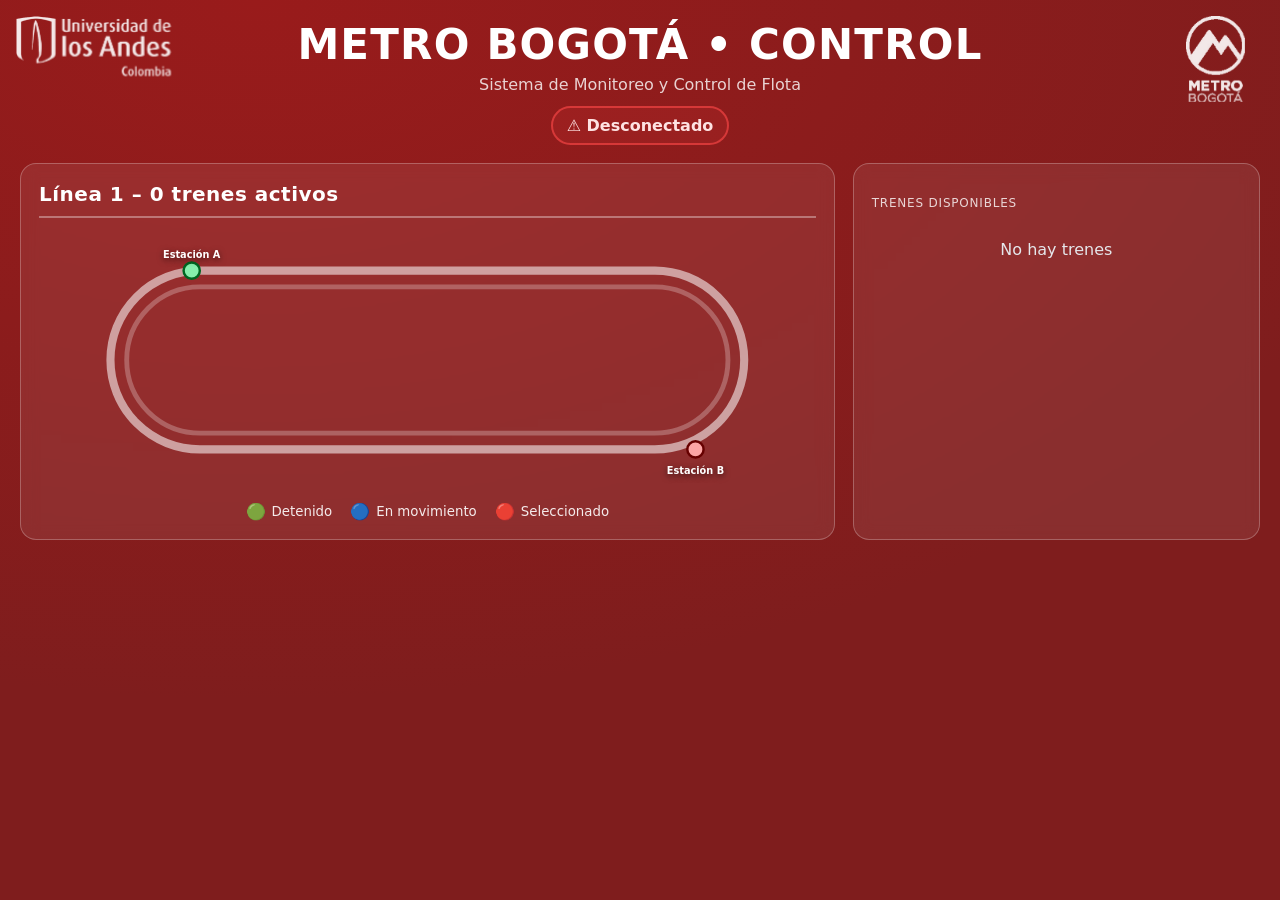
<file: frontend/index2.html>
<!DOCTYPE html>
<html lang="es">
<head>
<meta charset="UTF-8" />
<meta name="viewport" content="width=device-width, initial-scale=1.0"/>
<title>Metro Bogotá – Control de Trenes</title>
<style>
  :root{
    --bg1:#991b1b;   /* rojo oscuro */
    --bg2:#7f1d1d;   /* rojo más oscuro */
    --card:rgba(255,255,255,0.08);
    --stroke:rgba(255,255,255,0.25);
    --accent:#ffffff; /* acento blanco */
    --warn:#f59e0b;
    --danger:#dc2626;
    --ok:#22c55e;
    --muted:#e5e7eb;
  }
  *{margin:0;padding:0;box-sizing:border-box}
  html,body{height:100%}
  body{
    font-family: system-ui,-apple-system,Segoe UI,Roboto,Ubuntu,Inter,Arial,sans-serif;
    background: radial-gradient(1200px 700px at 20% 0%, var(--bg1), var(--bg2));
    color:#fff; min-height:100vh; padding:20px;
  }
  .container{max-width:1400px;margin:0 auto}
  header{position:relative;text-align:center;margin-bottom:18px}
  h1{
    font-size:clamp(24px,3.4vw,42px);
    letter-spacing:1.2px; font-weight:800; color:#fff;
    text-transform:uppercase;
  }
  header .subtitle{margin-top:6px; opacity:.8}

  /* Logos en esquinas */
  .corner-logo{
    position:fixed; z-index:50; opacity:.9; mix-blend-mode:screen;
    
  }
  .logo-uniandes{left:16px; top:16px; height:62px; }
  .logo-metro{right:35px; top:16px; height:86px; }

  /* Estado de conexión */
  .badge{
    display:inline-flex; align-items:center; gap:8px;
    border:2px solid var(--stroke);
    border-radius:999px; padding:8px 14px; margin-top:12px; font-weight:600;
  }
  .ok{ border-color:rgba(34,197,94,.7); color:#d1fae5; background:rgba(34,197,94,.12); }
  .ko{ border-color:rgba(239,68,68,.7); color:#fee2e2; background:rgba(239,68,68,.12); }

  /* Layout principal */
  .grid{
    display:grid; grid-template-columns:2fr 1fr; gap:18px;
  }
  @media (max-width:1024px){ .grid{grid-template-columns:1fr} }

  .card{
    background:var(--card); border:1px solid var(--stroke);
    border-radius:16px; padding:18px; backdrop-filter: blur(8px);
  }
  .card-title{
    font-size:20px; font-weight:800; letter-spacing:.5px;
    padding-bottom:10px; border-bottom:2px solid rgba(255,255,255,.35);
  }

  /* Pista en óvalo (estadio) con SVG */
  .map-wrap{ margin-top:12px }
  .legend{display:flex; gap:18px; justify-content:center; margin-top:8px; opacity:.9}
  .legend span{display:inline-flex; gap:6px; align-items:center}

  /* Lista de trenes */
  .train-list{ max-height:230px; overflow:auto; margin-top:10px }
  .train-item{
    border:1px solid transparent; border-radius:12px;
    background:rgba(255,255,255,.05); padding:12px; margin-bottom:10px; cursor:pointer;
    transition:.2s;
  }
  .train-item:hover{ background:rgba(255,255,255,.09) }
  .train-item.active{ border-color:#fff; background:rgba(255,255,255,.15) }
  .train-item .head{ display:flex; justify-content:space-between; font-weight:700 }

  /* Controles */
  .section{ margin-top:14px }
  .label{ text-transform:uppercase; font-size:12px; letter-spacing:.8px; opacity:.8; margin-bottom:8px }
  .btn{
    border:none; border-radius:10px; padding:11px 14px; font-weight:800; cursor:pointer;
    color:#111; background:#fff; transition: transform .15s ease, opacity .15s ease;
  }
  .btn:active{ transform:translateY(1px) }
  .btn-row{ display:grid; grid-template-columns:1fr 1fr 1fr; gap:10px }
  .btn-danger{ background:#fff; color:#b91c1c; border:2px solid #b91c1c }
  .btn-warn{ background:#fff; color:#92400e; border:2px solid var(--warn) }
  .btn-ghost{ background:transparent; color:#fff; border:2px dashed rgba(255,255,255,.5) }
  .emergency{ width:100%; margin-top:12px; padding:14px; font-size:15px; }

  /* Slider */
  .speed{ text-align:center; font-size:32px; font-weight:900; color:#fff; }
  input[type="range"]{ width:100%; height:8px; border-radius:4px; background:rgba(255,255,255,.35); outline:none; -webkit-appearance:none }
  input[type="range"]::-webkit-slider-thumb{ -webkit-appearance:none; width:18px; height:18px; border-radius:50%; background:#fff; cursor:pointer; border:2px solid #000; }
  input[type="range"]::-moz-range-thumb{ width:18px; height:18px; border-radius:50%; background:#fff; cursor:pointer; border:2px solid #000; }

  /* Chips info */
  .info{ display:grid; grid-template-columns:repeat(2,1fr); gap:10px; margin-top:10px }
  .info .box{ background:rgba(255,255,255,.06); border:1px dashed var(--stroke); padding:10px; border-radius:10px }
  .muted{ color:var(--muted) }

  /* Etiquetas de estado */
  .pill{ display:inline-block; padding:4px 10px; border-radius:999px; font-weight:700; font-size:12px }
  .pill.move{ background:rgba(59,130,246,.18); border:1px solid rgba(59,130,246,.5) }
  .pill.stop{ background:rgba(34,197,94,.18); border:1px solid rgba(34,197,94,.5) }

  /* Auto mode toggle */
  .toggle{
    display:inline-grid; grid-auto-flow:column; gap:8px; align-items:center;
    padding:8px 10px; border-radius:999px; background:rgba(255,255,255,.1); border:1px solid var(--stroke);
    cursor:pointer; user-select:none; font-weight:700;
  }
  .dot{ width:12px; height:12px; border-radius:50%; background:#fca5a5; border:1px solid #000 }
  .on .dot{ background:#86efac; }

  /* Etiquetas de estaciones */
  .station-label{ font-size:12px; font-weight:800; fill:#ffffff; text-shadow:0 2px 6px rgba(0,0,0,.6) }
</style>
</head>
<body>

<!-- Logos (locales, ver script de descarga) -->
<img class="corner-logo logo-uniandes" src="static/img/uniandes.png" alt="Uniandes"/>
<img class="corner-logo logo-metro" src="static/img/metro_bogota.png" alt="Metro de Bogotá"/>

<div class="container">
  <header>
    <h1>Metro Bogotá • <span style="color:#fff">Control</span></h1>
    <div class="subtitle">Sistema de Monitoreo y Control de Flota</div>
    <div id="conn" class="badge ko">⚠ Desconectado</div>
  </header>

  <div class="grid">
    <!-- MAPA -->
    <div class="card">
      <div class="card-title">Línea 1 – <span id="active-count">0</span> trenes activos</div>

      <div class="map-wrap">
        <!-- SVG con óvalo (estadio): rect redondeado + estaciones -->
        <svg id="map" viewBox="0 0 900 320" width="100%" height="260" aria-label="Mapa de vía en óvalo">
          <!-- Pista -->
          <rect x="60" y="50" width="780" height="220" rx="110" ry="110"
                fill="none" stroke="rgba(255,255,255,.55)" stroke-width="10"/>
          <!-- Riel interior para efecto doble vía -->
          <rect x="80" y="70" width="740" height="180" rx="90" ry="90"
                fill="none" stroke="rgba(255,255,255,.25)" stroke-width="6"/>

          <!-- Estaciones -->
          <!-- Arriba Izquierda -->
          <circle id="st-top-left" cx="160" cy="50" r="10" fill="#86efac" stroke="#062" stroke-width="3"/>
          <text x="160" y="35" text-anchor="middle" class="station-label">Estación A</text>

          <!-- Abajo Derecha -->
          <circle id="st-bottom-right" cx="780" cy="270" r="10" fill="#fca5a5" stroke="#600" stroke-width="3"/>
          <text x="780" y="300" text-anchor="middle" class="station-label">Estación B</text>

          <!-- Capa de trenes (grupos posicionados en la curva) -->
          <g id="trains-layer"></g>
        </svg>

        <div class="legend">
          <span>🟢 <small>Detenido</small></span>
          <span>🔵 <small>En movimiento</small></span>
          <span>🔴 <small>Seleccionado</small></span>
        </div>
      </div>
    </div>

    <!-- PANEL DE CONTROL -->
    <div class="card">
      <!-- Selector -->
      <div class="section">
        <div class="label">Trenes disponibles</div>
        <div id="list" class="train-list"><div class="muted" style="text-align:center;padding:20px">No hay trenes</div></div>
      </div>

      <!-- Controles del tren seleccionado -->
      <div id="panel" class="section" style="display:none">
        <div class="card-title" style="display:flex;justify-content:space-between;align-items:center">
          <span>Tren <strong id="tid">-</strong></span>
          <div id="autoToggle" class="toggle"><span class="dot"></span><span id="autoLbl">Auto: OFF</span></div>
        </div>

        <!-- Estado -->
        <div class="section">
          <div class="label">Estado</div>
          <div>
            <span id="pill" class="pill stop">🟢 Detenido</span>
          </div>
        </div>

        <!-- Velocidad -->
        <div class="section">
          <div class="label">Velocidad</div>
          <input id="speed" type="range" min="0" max="100" value="0"/>
          <div class="speed"><span id="v">0</span>%</div>
        </div>

        <!-- Dirección -->
        <div class="section">
          <div class="label">Control</div>
          <div class="btn-row">
            <button id="back" class="btn">◀ Atrás</button>
            <button id="stop" class="btn btn-warn">■ Parar</button>
            <button id="fwd" class="btn">Adelante ▶</button>
          </div>
          <div class="muted" style="text-align:center;margin-top:6px">
            <span id="dir">Detenido</span>
          </div>
        </div>

        <!-- Info -->
        <div class="info">
          <div class="box">
            <div class="label">Wi-Fi</div>
            <div id="rssi">– dBm</div>
          </div>
          <div class="box">
            <div class="label">Uptime</div>
            <div id="up">–</div>
          </div>
        </div>

        <!-- Emergencia -->
        <button id="panic" class="btn btn-danger emergency">⚠ Parada de Emergencia</button>
      </div>
    </div>
  </div>
</div>

<script>
  // ----- Config -----
  const WS_URL = `ws://${location.host}/ws`;
  const API = location.origin;

  // Estado UI
  let ws=null, selected=null, trains={}, adjusting=false;
  // Mapa de auto-mode por tren (persistimos en localStorage para UI)
  const autoMode = JSON.parse(localStorage.getItem('autoMode') || '{}');
  // Última velocidad conocida por tren (para reanudar después de parada de estación)
  const lastSpeed = {};

  // ----- WebSocket -----
  function connectWS(){
    ws = new WebSocket(WS_URL);
    ws.onopen = ()=> setConn(true);
    ws.onclose = ()=>{ setConn(false); setTimeout(connectWS, 1500); }
    ws.onerror = ()=> setConn(false);
    ws.onmessage = (e)=>{
      try{
        const msg = JSON.parse(e.data);
        if(msg.type === 'state_update'){
          handleState(msg.trains||[]);
        } else if (msg.type === 'station_event'){
          handleStationEvent(msg.data||{});
        }
      }catch(_){}
    }
  }
  function setConn(ok){
    const el = document.getElementById('conn');
    if(ok){ el.className='badge ok'; el.textContent='✓ Conectado'; }
    else { el.className='badge ko'; el.textContent='⚠ Desconectado'; }
  }

  // ----- Render de estado -----
  function handleState(arr){
    trains = {};
    arr.forEach(t=>{ trains[t.train_id]=t; lastSpeed[t.train_id]=t.state?.speed ?? lastSpeed[t.train_id] ?? 60; });
    renderList();
    renderMap();
    if(selected && trains[selected]) updatePanel(trains[selected]);
  }

  function renderList(){
    const list = document.getElementById('list');
    const ids = Object.keys(trains);
    document.getElementById('active-count').textContent = ids.length;
    if(ids.length===0){ list.innerHTML = '<div class="muted" style="text-align:center;padding:20px">No hay trenes</div>'; return; }

    list.innerHTML='';
    ids.sort((a,b)=>a-b).forEach(id=>{
      const t = trains[id];
      const div = document.createElement('div');
      div.className = 'train-item'+(Number(id)===Number(selected)?' active':'');
      div.onclick = ()=> selectTrain(Number(id));
      const arrow = t.state?.direction==='ADELANTE'?'▶':(t.state?.direction==='ATRAS'?'◀':'■');
      div.innerHTML = `
        <div class="head">
          <span>Tren #${id}</span>
          <span>${arrow}</span>
        </div>
        <div class="muted">${t.state?.speed ?? 0}% • ${t.state?.direction || 'STOP'}</div>
      `;
      list.appendChild(div);
    });
  }

  // ----- Mapa: colocamos trenes alrededor del óvalo equiespaciados -----
  function renderMap(){
    const layer = document.getElementById('trains-layer');
    while(layer.firstChild) layer.removeChild(layer.firstChild);
    const ids = Object.keys(trains);
    const cx = 450, cy = 160;           // centro del SVG
    const rx = 350, ry = 110;           // radios de la pista (coincide con rect interior)
    ids.forEach((id, idx)=>{
      const angle = (idx/Math.max(1,ids.length)) * 2*Math.PI; // reparto
      const x = cx + rx * Math.cos(angle);
      const y = cy + ry * Math.sin(angle);

      const g = document.createElementNS('http://www.w3.org/2000/svg','g');
      g.setAttribute('transform',`translate(${x},${y})`);
      g.style.cursor='pointer';
      g.onclick = ()=> selectTrain(Number(id));

      const sel = Number(id)===Number(selected);
      const moving = !!trains[id].state?.motors_running;

      const circle = document.createElementNS('http://www.w3.org/2000/svg','circle');
      circle.setAttribute('r', sel?16:13);
      circle.setAttribute('fill', sel? '#ef4444' : (moving ? '#3b82f6' : '#22c55e'));
      circle.setAttribute('stroke', '#ffffff');
      circle.setAttribute('stroke-width', '3');
      g.appendChild(circle);

      const txt = document.createElementNS('http://www.w3.org/2000/svg','text');
      txt.setAttribute('text-anchor','middle');
      txt.setAttribute('dy','5');
      txt.setAttribute('fill','#000');
      txt.setAttribute('font-weight','900');
      txt.textContent = 'T'+id;
      g.appendChild(txt);

      layer.appendChild(g);
    });
  }

  // ----- Selección y Panel -----
  function selectTrain(id){
    selected=id;
    document.getElementById('panel').style.display='block';
    document.getElementById('tid').textContent = '#'+id;
    setAutoToggleUI(!!autoMode[id]);
    renderList(); renderMap();
    if(trains[id]) updatePanel(trains[id]);
  }

  function setPill(moving){
    const pill = document.getElementById('pill');
    if(moving){ pill.className='pill move'; pill.textContent='🔵 En movimiento'; }
    else { pill.className='pill stop'; pill.textContent='🟢 Detenido'; }
  }

  function updatePanel(t){
    const s = t.state || {};
    setPill(!!s.motors_running);
    if(!adjusting){
      document.getElementById('speed').value = s.speed??0;
      document.getElementById('v').textContent = s.speed??0;
    }
    document.getElementById('dir').textContent = s.direction || 'STOP';
    document.getElementById('rssi').textContent = (s.wifi_rssi??0)+' dBm';
    const up = Math.floor((s.uptime??0)/1000);
    document.getElementById('up').textContent = `${Math.floor(up/60)}m ${up%60}s`;
  }

  // ----- Auto Mode -----
  function setAutoToggleUI(isOn){
    const tgl = document.getElementById('autoToggle');
    const lbl = document.getElementById('autoLbl');
    if(isOn){ tgl.classList.add('on'); lbl.textContent='Auto: ON'; }
    else { tgl.classList.remove('on'); lbl.textContent='Auto: OFF'; }
  }
  document.getElementById('autoToggle').onclick = async ()=>{
    if(!selected) return;
    const next = !autoMode[selected];
    try{
      await fetch(`${API}/api/train/${selected}/auto_mode`, {
        method:'POST',
        headers:{'Content-Type':'application/json'},
        body: JSON.stringify({enabled: next})
      });
      autoMode[selected]=next;
      localStorage.setItem('autoMode', JSON.stringify(autoMode));
      setAutoToggleUI(next);
    }catch(e){ console.error(e); }
  };

  // ----- Eventos de estación → parar 5s y reanudar si Auto -----
  async function handleStationEvent(ev){
    // Intentamos leer formatos comunes: {train_id, station_id, event:"arrived"|... , train_present: "1"/true}
    const tid = Number(ev.train_id ?? ev.tren_id ?? ev.trainId ?? ev.id);
    if(!tid) return;
    const arrived = (ev.event==='arrived' || ev.event==='enter' || ev.event==='present' ||
                     ev.type==='arrived' || ev.train_present===true || ev.train_present==='1');

    if(arrived && autoMode[tid]){
      const resumeSpeed = Math.max(20, Number(lastSpeed[tid] ?? 60));
      try{
        // 1) Parar
        await fetch(`${API}/api/train/${tid}/command`,{
          method:'POST', headers:{'Content-Type':'application/json'},
          body: JSON.stringify({comando:'stop', parametros:{}})
        });

        // 2) Esperar 5 segundos
        await new Promise(r=>setTimeout(r, 5000));

        // 3) Reanudar hacia adelante
        await fetch(`${API}/api/train/${tid}/command`,{
          method:'POST', headers:{'Content-Type':'application/json'},
          body: JSON.stringify({comando:'move_forward', parametros:{velocidad_objetivo: resumeSpeed}})
        });
      }catch(e){ console.error('Auto-stop error', e); }
    }
  }

  // ----- Envío de comandos -----
  async function sendCmd(cmd, params={}){
    if(!selected) return alert('Selecciona un tren');
    try{
      await fetch(`${API}/api/train/${selected}/command`, {
        method:'POST', headers:{'Content-Type':'application/json'},
        body: JSON.stringify({comando:cmd, parametros:params})
      });
    }catch(e){ console.error(e); }
  }

  // Controles
  const speed = document.getElementById('speed');
  speed.addEventListener('input', e=>{
    adjusting=true;
    document.getElementById('v').textContent = e.target.value;
  });
  speed.addEventListener('change', async e=>{
    const val = Number(e.target.value);
    lastSpeed[selected]=val;
    if(val===0){ await sendCmd('stop'); }
    else{
      const dir = trains[selected]?.state?.direction || 'STOP';
      if(dir==='ATRAS') await sendCmd('move_reverse', {velocidad_objetivo:val});
      else await sendCmd('move_forward', {velocidad_objetivo:val});
    }
    setTimeout(()=>adjusting=false, 400);
  });

  document.getElementById('fwd').onclick = ()=> {
    const val = Number(speed.value)||75; lastSpeed[selected]=val;
    sendCmd('move_forward', {velocidad_objetivo: val});
  };
  document.getElementById('back').onclick = ()=> {
    const val = Number(speed.value)||75; lastSpeed[selected]=val;
    sendCmd('move_reverse', {velocidad_objetivo: val});
  };
  document.getElementById('stop').onclick = async ()=>{
    await sendCmd('stop'); speed.value=0; document.getElementById('v').textContent='0';
  };
  document.getElementById('panic').onclick = async ()=>{
    if(!selected) return;
    if(confirm(`¿Detener tren #${selected} y limpiar cola?`)){
      await sendCmd('stop');
      await fetch(`${API}/api/train/${selected}/queue`, {method:'DELETE'});
      speed.value=0; document.getElementById('v').textContent='0';
    }
  };

  // Init
  connectWS();
</script>
</body>
</html>
</file>
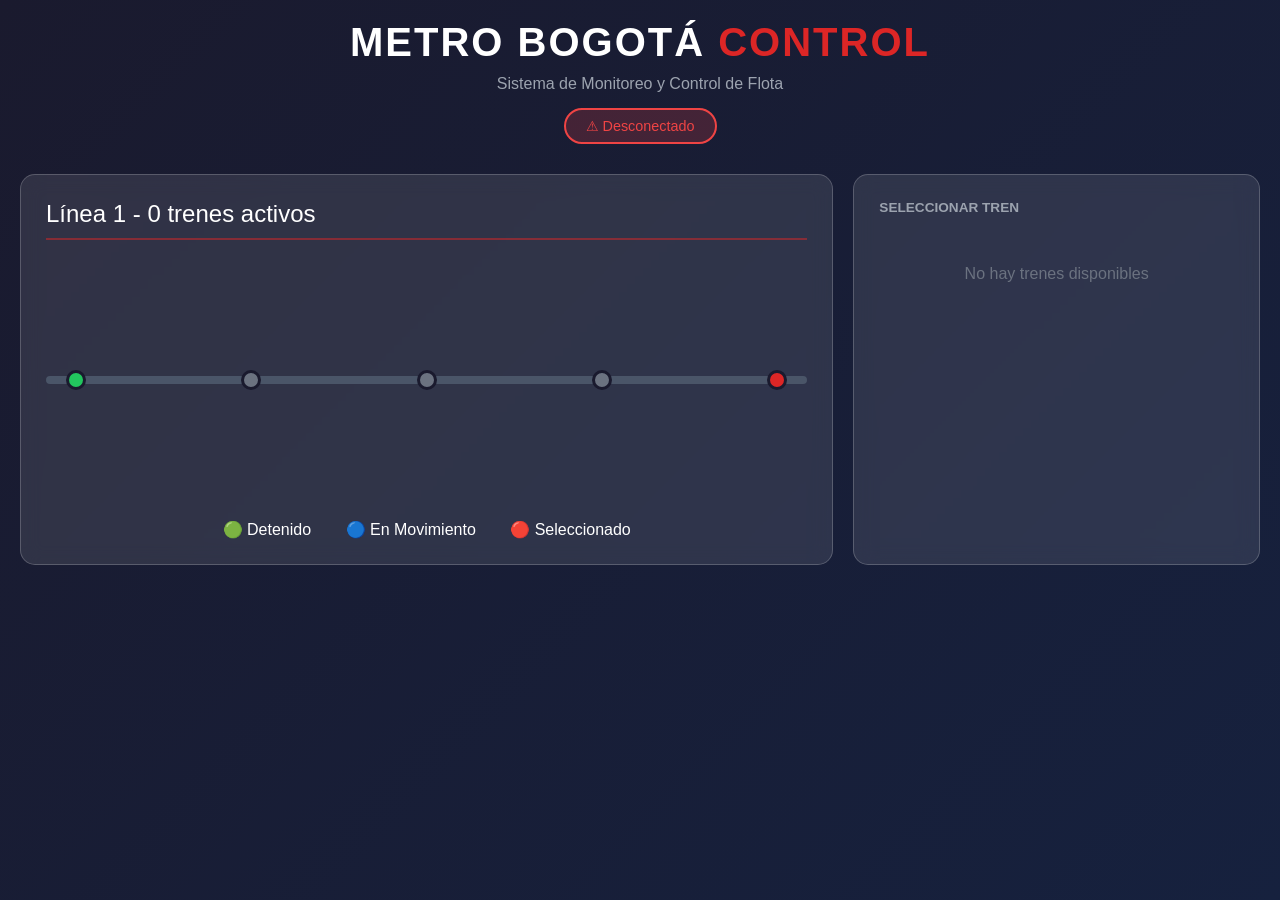
<file: frontend/index_mid.html>
<!DOCTYPE html>
<html lang="es">
<head>
    <meta charset="UTF-8">
    <meta name="viewport" content="width=device-width, initial-scale=1.0">
    <title>Control de Trenes - Metro Bogotá</title>
    <style>
        * {
            margin: 0;
            padding: 0;
            box-sizing: border-box;
        }
        
        body {
            font-family: 'Segoe UI', Tahoma, Geneva, Verdana, sans-serif;
            background: linear-gradient(135deg, #1a1a2e 0%, #16213e 100%);
            color: #ffffff;
            min-height: 100vh;
            padding: 20px;
        }
        
        .container {
            max-width: 1400px;
            margin: 0 auto;
        }
        
        header {
            text-align: center;
            margin-bottom: 30px;
        }
        
        h1 {
            font-size: 2.5rem;
            font-weight: bold;
            letter-spacing: 2px;
            text-transform: uppercase;
        }
        
        .title-accent {
            color: #dc2626;
        }
        
        .status-badge {
            display: inline-block;
            padding: 8px 20px;
            border-radius: 20px;
            font-size: 0.9rem;
            margin-top: 15px;
        }
        
        .status-connected {
            background: rgba(34, 197, 94, 0.2);
            border: 2px solid #22c55e;
            color: #22c55e;
        }
        
        .status-disconnected {
            background: rgba(239, 68, 68, 0.2);
            border: 2px solid #ef4444;
            color: #ef4444;
        }
        
        .main-grid {
            display: grid;
            grid-template-columns: 2fr 1fr;
            gap: 20px;
        }
        
        .card {
            background: rgba(255, 255, 255, 0.1);
            backdrop-filter: blur(10px);
            border-radius: 15px;
            padding: 25px;
            border: 1px solid rgba(255, 255, 255, 0.2);
        }
        
        .card-title {
            font-size: 1.5rem;
            margin-bottom: 20px;
            border-bottom: 2px solid rgba(220, 38, 38, 0.5);
            padding-bottom: 10px;
        }
        
        .track-container {
            position: relative;
            height: 200px;
            margin: 40px 0;
        }
        
        .track-line {
            position: absolute;
            top: 50%;
            left: 0;
            right: 0;
            height: 8px;
            background: #4a5568;
            border-radius: 4px;
            transform: translateY(-50%);
        }
        
        .stations {
            position: absolute;
            top: 50%;
            left: 0;
            right: 0;
            display: flex;
            justify-content: space-between;
            padding: 0 20px;
            transform: translateY(-50%);
        }
        
        .station {
            width: 20px;
            height: 20px;
            border-radius: 50%;
            background: #6b7280;
            border: 3px solid #1a1a2e;
            z-index: 1;
        }
        
        .station.start { background: #22c55e; }
        .station.end { background: #dc2626; }
        
        .trains-layer {
            position: absolute;
            top: 50%;
            left: 0;
            right: 0;
            transform: translateY(-50%);
        }
        
        .train-marker {
            position: absolute;
            width: 40px;
            height: 40px;
            background: #3b82f6;
            border-radius: 50%;
            border: 3px solid #ffffff;
            display: flex;
            align-items: center;
            justify-content: center;
            font-weight: bold;
            font-size: 0.8rem;
            cursor: pointer;
            transition: all 0.3s;
            transform: translate(-50%, -50%);
        }
        
        .train-marker.selected {
            background: #dc2626;
            transform: translate(-50%, -50%) scale(1.2);
        }
        
        .train-marker.stopped {
            background: #22c55e;
        }
        
        .train-list {
            max-height: 200px;
            overflow-y: auto;
        }
        
        .train-item {
            padding: 15px;
            margin-bottom: 10px;
            background: rgba(255, 255, 255, 0.05);
            border-radius: 8px;
            border: 2px solid transparent;
            cursor: pointer;
            transition: all 0.3s;
        }
        
        .train-item:hover {
            background: rgba(255, 255, 255, 0.1);
        }
        
        .train-item.active {
            border-color: #dc2626;
            background: rgba(220, 38, 38, 0.2);
        }
        
        .train-item-header {
            display: flex;
            justify-content: space-between;
            align-items: center;
            margin-bottom: 5px;
        }
        
        .train-item-info {
            font-size: 0.85rem;
            color: #9ca3af;
        }
        
        .control-section {
            margin-bottom: 25px;
        }
        
        .control-label {
            font-size: 0.85rem;
            color: #9ca3af;
            text-transform: uppercase;
            margin-bottom: 10px;
            font-weight: bold;
        }
        
        .button-group {
            display: grid;
            grid-template-columns: repeat(3, 1fr);
            gap: 10px;
            margin-top: 10px;
        }
        
        button {
            padding: 12px 20px;
            border: none;
            border-radius: 8px;
            font-weight: bold;
            cursor: pointer;
            transition: all 0.3s;
            font-size: 0.9rem;
        }
        
        button:hover {
            transform: translateY(-2px);
            box-shadow: 0 4px 12px rgba(0, 0, 0, 0.3);
        }
        
        .btn-primary {
            background: #3b82f6;
            color: white;
        }
        
        .btn-primary:hover {
            background: #2563eb;
        }
        
        .btn-danger {
            background: #dc2626;
            color: white;
        }
        
        .btn-danger:hover {
            background: #b91c1c;
        }
        
        .btn-warning {
            background: #f59e0b;
            color: white;
        }
        
        .btn-warning:hover {
            background: #d97706;
        }
        
        .btn-secondary {
            background: #4b5563;
            color: white;
        }
        
        .btn-secondary:hover {
            background: #374151;
        }
        
        .slider-container {
            margin: 15px 0;
        }
        
        input[type="range"] {
            width: 100%;
            height: 8px;
            border-radius: 4px;
            background: #4b5563;
            outline: none;
            -webkit-appearance: none;
        }
        
        input[type="range"]::-webkit-slider-thumb {
            -webkit-appearance: none;
            appearance: none;
            width: 20px;
            height: 20px;
            border-radius: 50%;
            background: #dc2626;
            cursor: pointer;
        }
        
        input[type="range"]::-moz-range-thumb {
            width: 20px;
            height: 20px;
            border-radius: 50%;
            background: #dc2626;
            cursor: pointer;
            border: none;
        }
        
        .speed-display {
            text-align: center;
            font-size: 2rem;
            font-weight: bold;
            margin: 10px 0;
            color: #dc2626;
        }
        
        .info-grid {
            display: grid;
            grid-template-columns: repeat(2, 1fr);
            gap: 15px;
            margin-top: 15px;
        }
        
        .info-item {
            padding: 10px;
            background: rgba(255, 255, 255, 0.05);
            border-radius: 6px;
        }
        
        .info-label {
            font-size: 0.75rem;
            color: #9ca3af;
            margin-bottom: 5px;
        }
        
        .info-value {
            font-size: 1.1rem;
            font-weight: bold;
        }
        
        .no-trains {
            text-align: center;
            padding: 40px;
            color: #6b7280;
        }
        
        .emergency-btn {
            width: 100%;
            padding: 15px;
            margin-top: 20px;
        }
        
        @media (max-width: 1024px) {
            .main-grid {
                grid-template-columns: 1fr;
            }
        }
    </style>
</head>
<body>
    <div class="container">
        <header>
            <h1>Metro Bogotá <span class="title-accent">Control</span></h1>
            <p style="margin-top: 10px; color: #9ca3af;">Sistema de Monitoreo y Control de Flota</p>
            <div class="status-badge status-disconnected" id="connection-status">
                ⚠ Desconectado
            </div>
        </header>

        <div class="main-grid">
            <!-- Mapa -->
            <div class="card">
                <div class="card-title">
                    Línea 1 - <span id="active-count">0</span> trenes activos
                </div>
                
                <div class="track-container">
                    <div class="track-line"></div>
                    
                    <div class="stations">
                        <div class="station start" title="Portal Américas"></div>
                        <div class="station" title="Estación 1"></div>
                        <div class="station" title="Estación 2"></div>
                        <div class="station" title="Estación 3"></div>
                        <div class="station end" title="Calle 72"></div>
                    </div>
                    
                    <div class="trains-layer" id="trains-layer"></div>
                </div>
                
                <div style="text-align: center; margin-top: 20px;">
                    <span style="margin: 0 15px;">🟢 Detenido</span>
                    <span style="margin: 0 15px;">🔵 En Movimiento</span>
                    <span style="margin: 0 15px;">🔴 Seleccionado</span>
                </div>
            </div>

            <!-- Control Panel -->
            <div class="card">
                <!-- Selector de Trenes -->
                <div class="control-section">
                    <div class="control-label">Seleccionar Tren</div>
                    <div class="train-list" id="train-list">
                        <div class="no-trains">No hay trenes disponibles</div>
                    </div>
                </div>

                <!-- Info del tren seleccionado -->
                <div id="train-control" style="display: none;">
                    <div class="card-title">Tren <span id="selected-train-id">-</span></div>
                    
                    <!-- Estado -->
                    <div class="control-section">
                        <div class="control-label">Estado</div>
                        <div class="info-item" style="text-align: center;">
                            <span id="train-status" style="font-size: 1.2rem; font-weight: bold;">En Línea</span>
                        </div>
                    </div>

                    <!-- Velocidad -->
                    <div class="control-section">
                        <div class="control-label">Velocidad</div>
                        <div class="slider-container">
                            <input type="range" id="speed-slider" min="0" max="100" value="0">
                        </div>
                        <div class="speed-display">
                            <span id="speed-value">0</span>%
                        </div>
                    </div>

                    <!-- Controles de Dirección -->
                    <div class="control-section">
                        <div class="control-label">Control</div>
                        <div class="button-group">
                            <button class="btn-primary" id="btn-backward">◀ Atrás</button>
                            <button class="btn-warning" id="btn-stop">■ Parar</button>
                            <button class="btn-primary" id="btn-forward">Adelante ▶</button>
                        </div>
                        <div style="text-align: center; margin-top: 10px; color: #9ca3af;">
                            <span id="direction-text">Detenido</span>
                        </div>
                    </div>

                    <!-- Info Adicional -->
                    <div class="info-grid">
                        <div class="info-item">
                            <div class="info-label">WiFi</div>
                            <div class="info-value" id="wifi-rssi">- dBm</div>
                        </div>
                        <div class="info-item">
                            <div class="info-label">Uptime</div>
                            <div class="info-value" id="uptime">-</div>
                        </div>
                    </div>

                    <!-- Emergencia -->
                    <button class="btn-danger emergency-btn" id="btn-emergency">
                        ⚠ PARADA DE EMERGENCIA
                    </button>
                </div>
            </div>
        </div>
    </div>

    <script>
        const WS_URL = `ws://${window.location.host}/ws`;
        const API_BASE = window.location.origin;
        
        let ws = null;
        let selectedTrainId = null;
        let trainsData = {};
        let isUserAdjusting = false;

        // Conectar WebSocket
        function connectWS() {
            ws = new WebSocket(WS_URL);
            
            ws.onopen = () => {
                console.log('[WS] Conectado');
                updateConnectionStatus(true);
            };
            
            ws.onmessage = (event) => {
                const data = JSON.parse(event.data);
                if (data.type === 'state_update') {
                    handleStateUpdate(data.trains);
                }
            };
            
            ws.onerror = (error) => {
                console.error('[WS] Error:', error);
                updateConnectionStatus(false);
            };
            
            ws.onclose = () => {
                console.log('[WS] Desconectado - Reconectando...');
                updateConnectionStatus(false);
                setTimeout(connectWS, 3000);
            };
        }

        function updateConnectionStatus(connected) {
            const badge = document.getElementById('connection-status');
            if (connected) {
                badge.className = 'status-badge status-connected';
                badge.textContent = '✓ Conectado';
            } else {
                badge.className = 'status-badge status-disconnected';
                badge.textContent = '⚠ Desconectado';
            }
        }

        function handleStateUpdate(trains) {
            trainsData = {};
            trains.forEach(train => {
                trainsData[train.train_id] = train;
            });
            
            updateTrainsList();
            updateTrainsOnMap();
            
            if (selectedTrainId && trainsData[selectedTrainId]) {
                updateSelectedTrainInfo(trainsData[selectedTrainId]);
            }
        }

        function updateTrainsList() {
            const list = document.getElementById('train-list');
            const count = Object.keys(trainsData).length;
            
            document.getElementById('active-count').textContent = count;
            
            if (count === 0) {
                list.innerHTML = '<div class="no-trains">No hay trenes disponibles</div>';
                return;
            }
            
            list.innerHTML = '';
            Object.values(trainsData).forEach(train => {
                const div = document.createElement('div');
                div.className = 'train-item' + (selectedTrainId === train.train_id ? ' active' : '');
                div.onclick = () => selectTrain(train.train_id);
                
                const arrow = train.state.direction === 'ADELANTE' ? '▶' :
                             train.state.direction === 'ATRAS' ? '◀' : '■';
                
                div.innerHTML = `
                    <div class="train-item-header">
                        <strong>Tren #${train.train_id}</strong>
                        <span>${arrow}</span>
                    </div>
                    <div class="train-item-info">
                        ${train.state.speed}% - ${train.state.direction}
                    </div>
                `;
                
                list.appendChild(div);
            });
        }

        function updateTrainsOnMap() {
            const layer = document.getElementById('trains-layer');
            layer.innerHTML = '';
            
            Object.values(trainsData).forEach((train, index) => {
                const marker = document.createElement('div');
                marker.className = 'train-marker';
                
                if (train.train_id === selectedTrainId) {
                    marker.classList.add('selected');
                } else if (!train.state.motors_running) {
                    marker.classList.add('stopped');
                }
                
                const position = 10 + (index * 20);
                marker.style.left = `${Math.min(90, position)}%`;
                marker.textContent = `T${train.train_id}`;
                marker.onclick = () => selectTrain(train.train_id);
                
                layer.appendChild(marker);
            });
        }

        function selectTrain(trainId) {
            selectedTrainId = trainId;
            document.getElementById('selected-train-id').textContent = `#${trainId}`;
            document.getElementById('train-control').style.display = 'block';
            
            updateTrainsList();
            updateTrainsOnMap();
            
            if (trainsData[trainId]) {
                updateSelectedTrainInfo(trainsData[trainId]);
            }
        }

        function updateSelectedTrainInfo(train) {
            const state = train.state;
            
            // Estado
            const status = document.getElementById('train-status');
            if (state.motors_running) {
                status.textContent = '🔵 En Movimiento';
                status.style.color = '#3b82f6';
            } else {
                status.textContent = '🟢 Detenido';
                status.style.color = '#22c55e';
            }
            
            // Velocidad
            if (!isUserAdjusting) {
                document.getElementById('speed-slider').value = state.speed;
                document.getElementById('speed-value').textContent = state.speed;
            }
            
            // Dirección
            document.getElementById('direction-text').textContent = state.direction;
            
            // Info
            document.getElementById('wifi-rssi').textContent = `${state.wifi_rssi} dBm`;
            const uptimeSec = Math.floor(state.uptime / 1000);
            const mins = Math.floor(uptimeSec / 60);
            const secs = uptimeSec % 60;
            document.getElementById('uptime').textContent = `${mins}m ${secs}s`;
        }

        async function sendCommand(comando, parametros = {}) {
            if (!selectedTrainId) {
                alert('Seleccione un tren primero');
                return;
            }
            
            try {
                await fetch(`${API_BASE}/api/train/${selectedTrainId}/command`, {
                    method: 'POST',
                    headers: { 'Content-Type': 'application/json' },
                    body: JSON.stringify({ comando, parametros })
                });
            } catch (error) {
                console.error('Error:', error);
            }
        }

        // Event Listeners
        const speedSlider = document.getElementById('speed-slider');
        speedSlider.addEventListener('input', (e) => {
            isUserAdjusting = true;
            document.getElementById('speed-value').textContent = e.target.value;
        });

        speedSlider.addEventListener('change', (e) => {
            const speed = parseInt(e.target.value);
            if (speed === 0) {
                sendCommand('stop');
            } else if (trainsData[selectedTrainId]) {
                const dir = trainsData[selectedTrainId].state.direction;
                if (dir === 'ADELANTE' || dir === 'STOP') {
                    sendCommand('move_forward', { velocidad_objetivo: speed });
                } else {
                    sendCommand('move_reverse', { velocidad_objetivo: speed });
                }
            }
            setTimeout(() => { isUserAdjusting = false; }, 1000);
        });

        document.getElementById('btn-forward').onclick = () => {
            const speed = parseInt(speedSlider.value) || 75;
            sendCommand('move_forward', { velocidad_objetivo: speed });
        };

        document.getElementById('btn-backward').onclick = () => {
            const speed = parseInt(speedSlider.value) || 75;
            sendCommand('move_reverse', { velocidad_objetivo: speed });
        };

        document.getElementById('btn-stop').onclick = () => {
            sendCommand('stop');
            speedSlider.value = 0;
            document.getElementById('speed-value').textContent = 0;
        };

        document.getElementById('btn-emergency').onclick = async () => {
            if (confirm(`¿Detener tren #${selectedTrainId}?`)) {
                await sendCommand('stop');
                await fetch(`${API_BASE}/api/train/${selectedTrainId}/queue`, { method: 'DELETE' });
                speedSlider.value = 0;
                document.getElementById('speed-value').textContent = 0;
            }
        };

        // Iniciar
        connectWS();
    </script>
</body>
</html>
</file>
